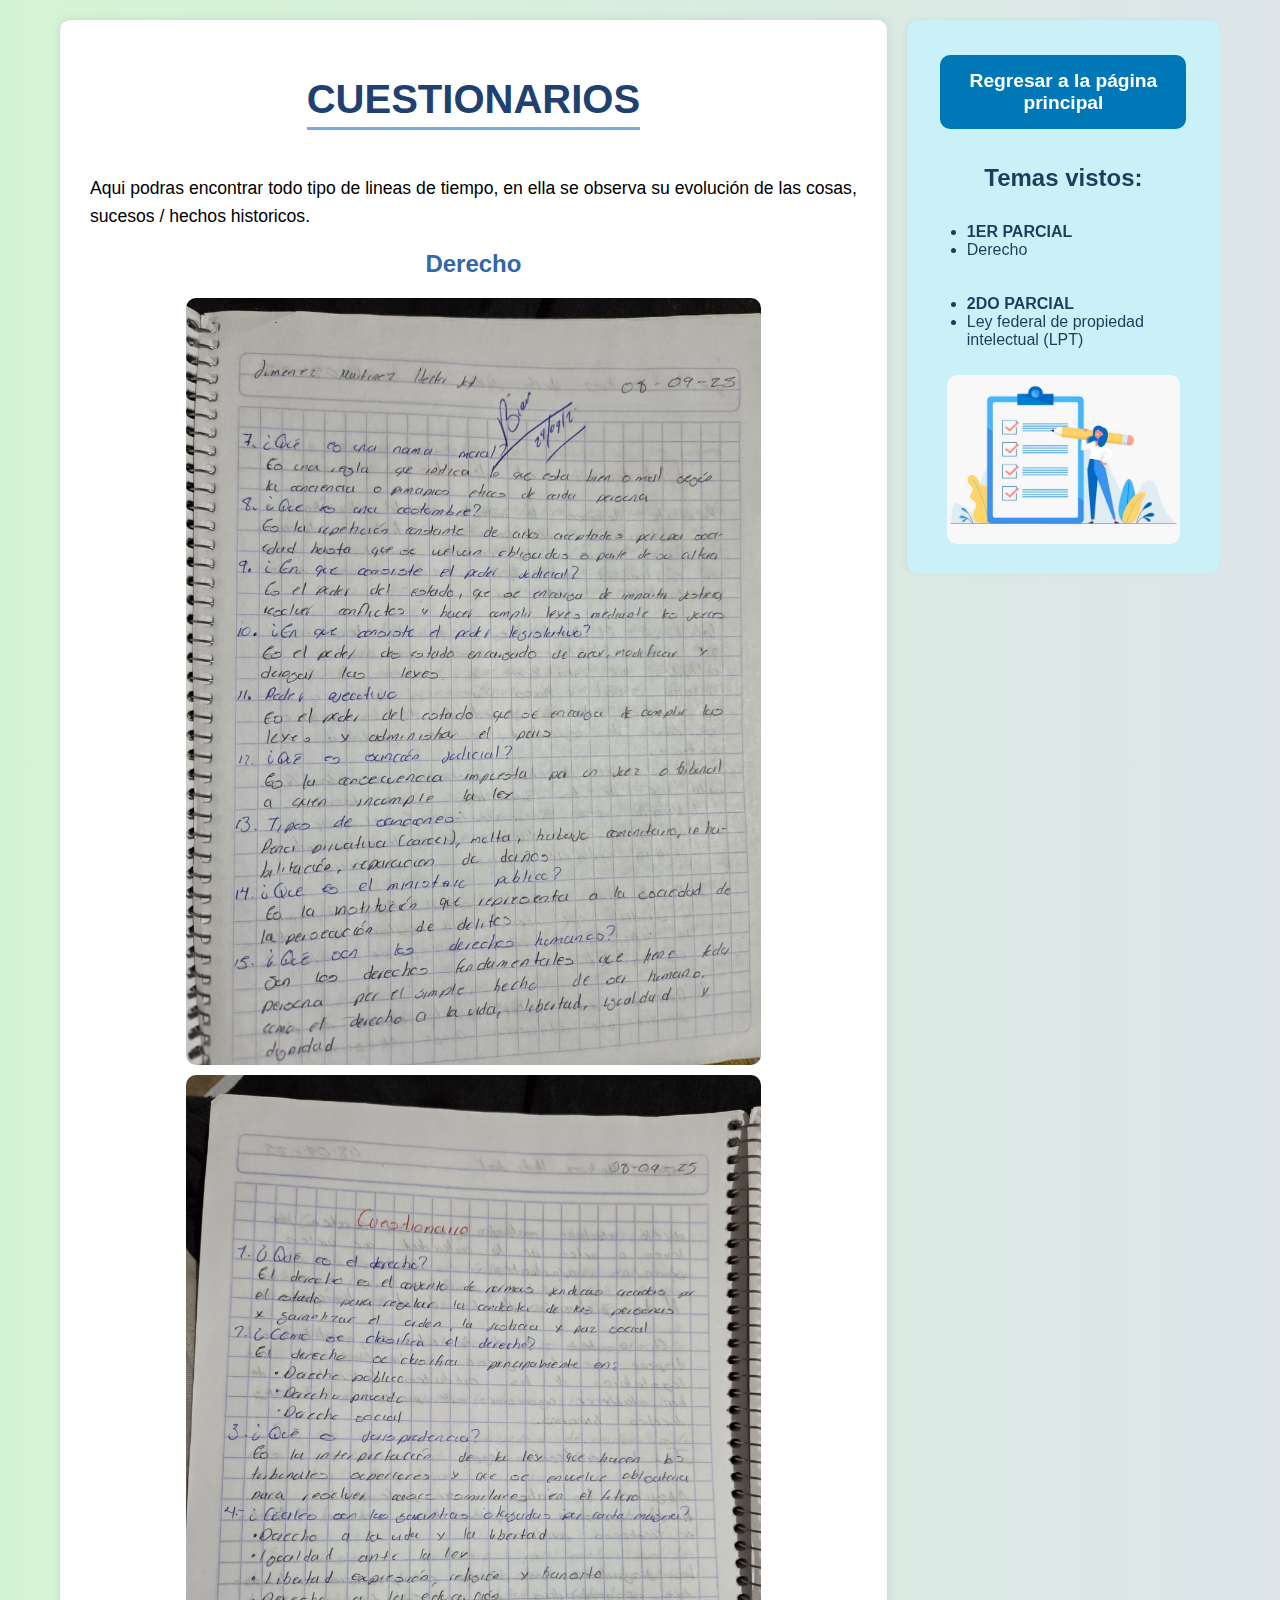
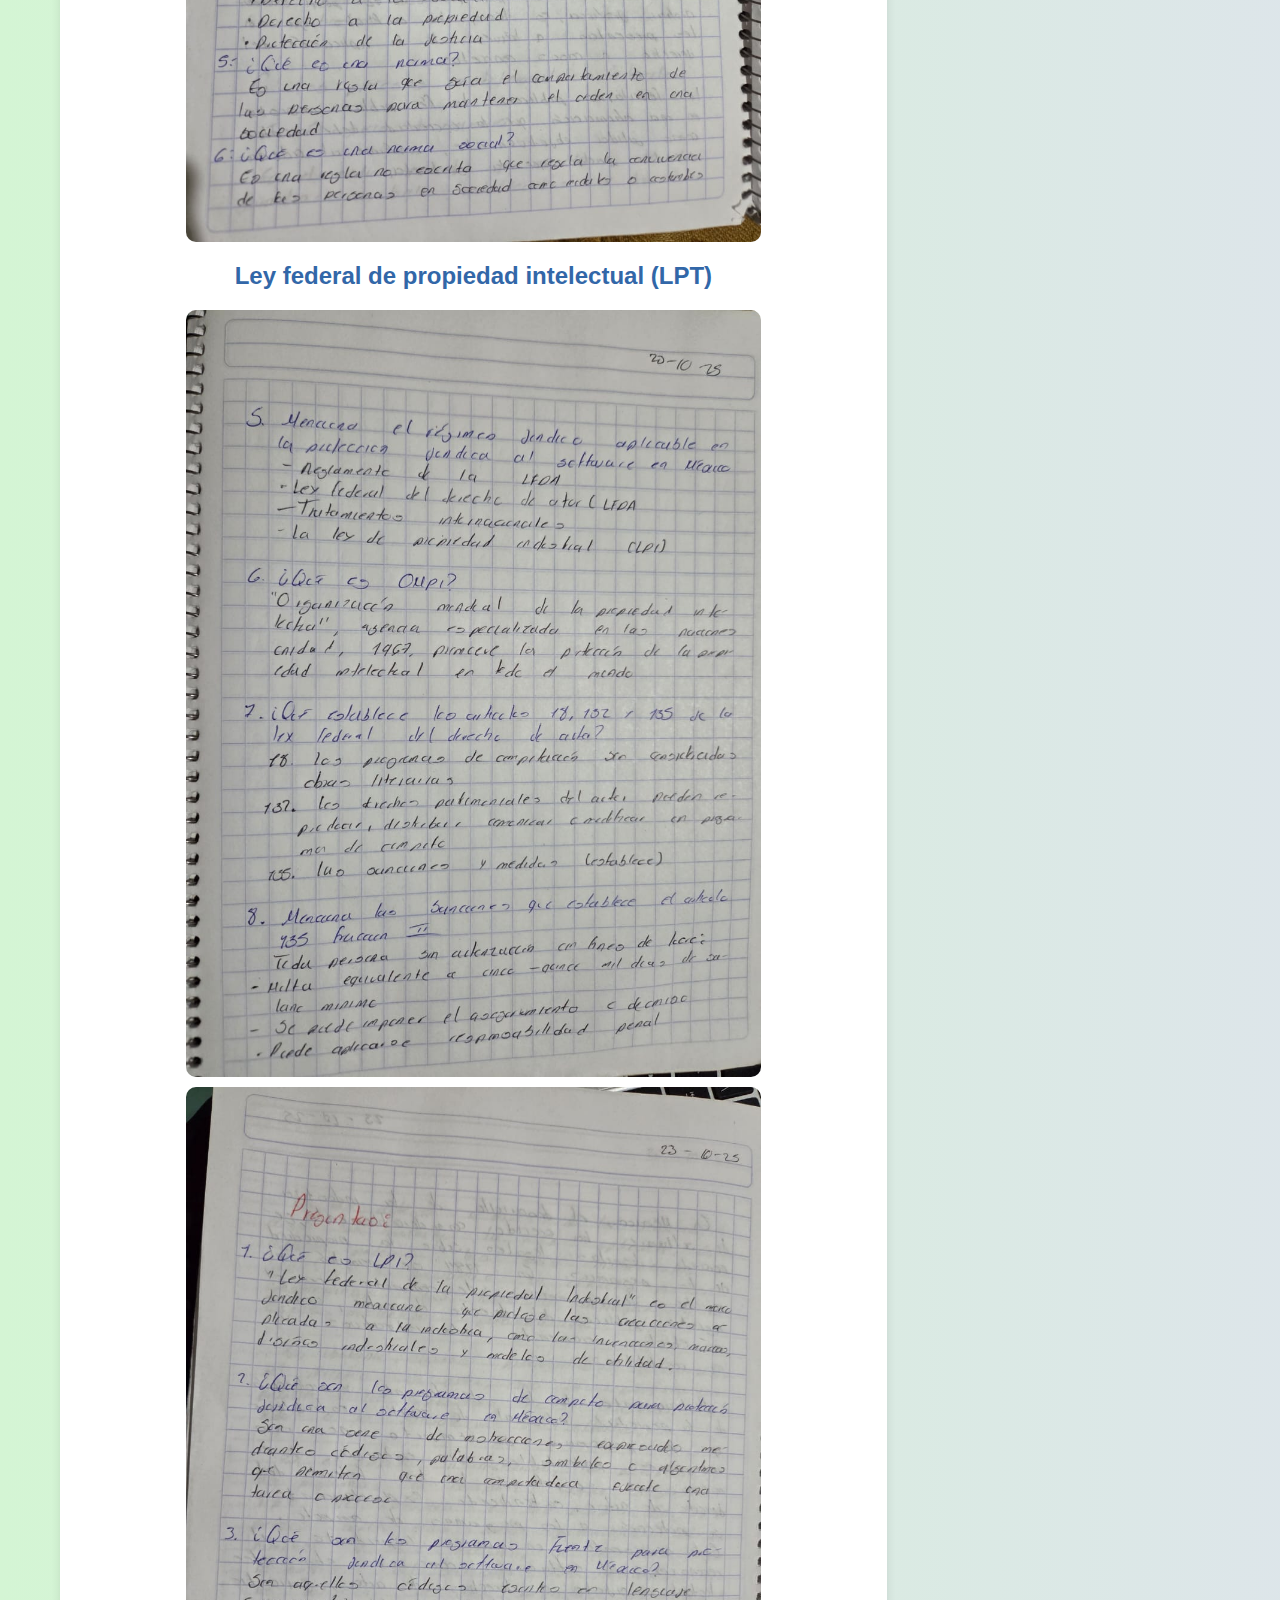
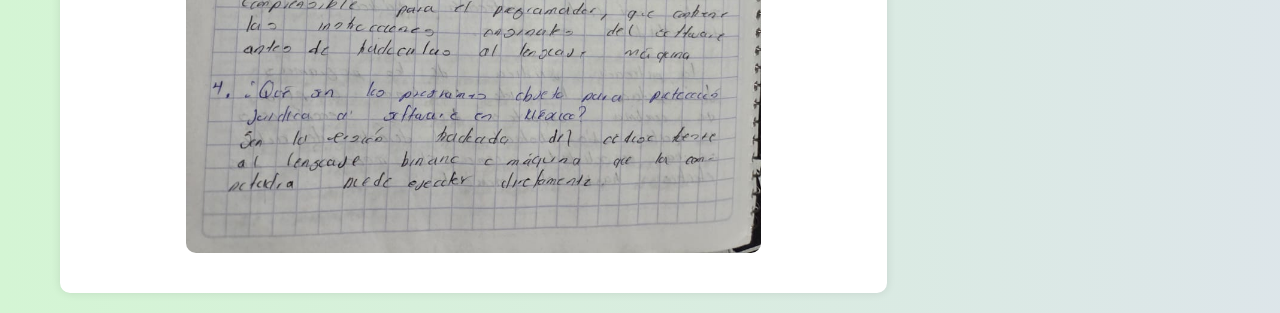
<file: paginas/cues.html>
<!DOCTYPE html>
<html lang="es">

<head>
    <meta charset="UTF-8">
    <meta name="viewport" content="width=device-width, initial-scale=1.0">
    <title>Cuestionarios</title>
    <link rel="stylesheet" href="styles.css">
</head>

<body>
    <div class="container">
        <!-- Sección izquierda - Contenido principal -->
        <div class="content">
            <h1>CUESTIONARIOS</h1>
            <p>Aqui podras encontrar todo tipo de lineas de tiempo, en ella se observa su evolución de las cosas, sucesos / hechos historicos.</p>
         
            </p>
            <h2>Derecho</h2>
            <img src="imagenes/c1.jpeg" alt="Mapa" class="img-mapa">
            <img src="imagenes/c2.jpeg" alt="Mapa" class="img-mapa">

            <h2>Ley federal de propiedad intelectual (LPT)</h2>
            <img src="imagenes/cuesti1.jpeg" alt="Mapa" class="img-mapa">
            <img src="imagenes/cuesti2.jpeg" alt="Mapa" class="img-mapa">


        </div>

        <!-- Sección derecha - Datos curiosos, imagen y botón -->
        <div class="sidebar">
            <a href="../index.html" class="boton-regresar">Regresar a la página principal</a>

            <h2>Temas vistos:   </h2>

            <ul>
                <li><b>1ER PARCIAL</b></li>
                <li>Derecho</li>
                
                <br><br>
                <li><b>2DO PARCIAL</b></li>
                <li>Ley federal de propiedad intelectual (LPT)</li>

                

            </ul>


                     <img src="imagenes/cuesti.jpg" alt="Curiosidades sobre la investigación" class="img-curiosidades">
        </div>
    </div>
</body>

</html>
</file>
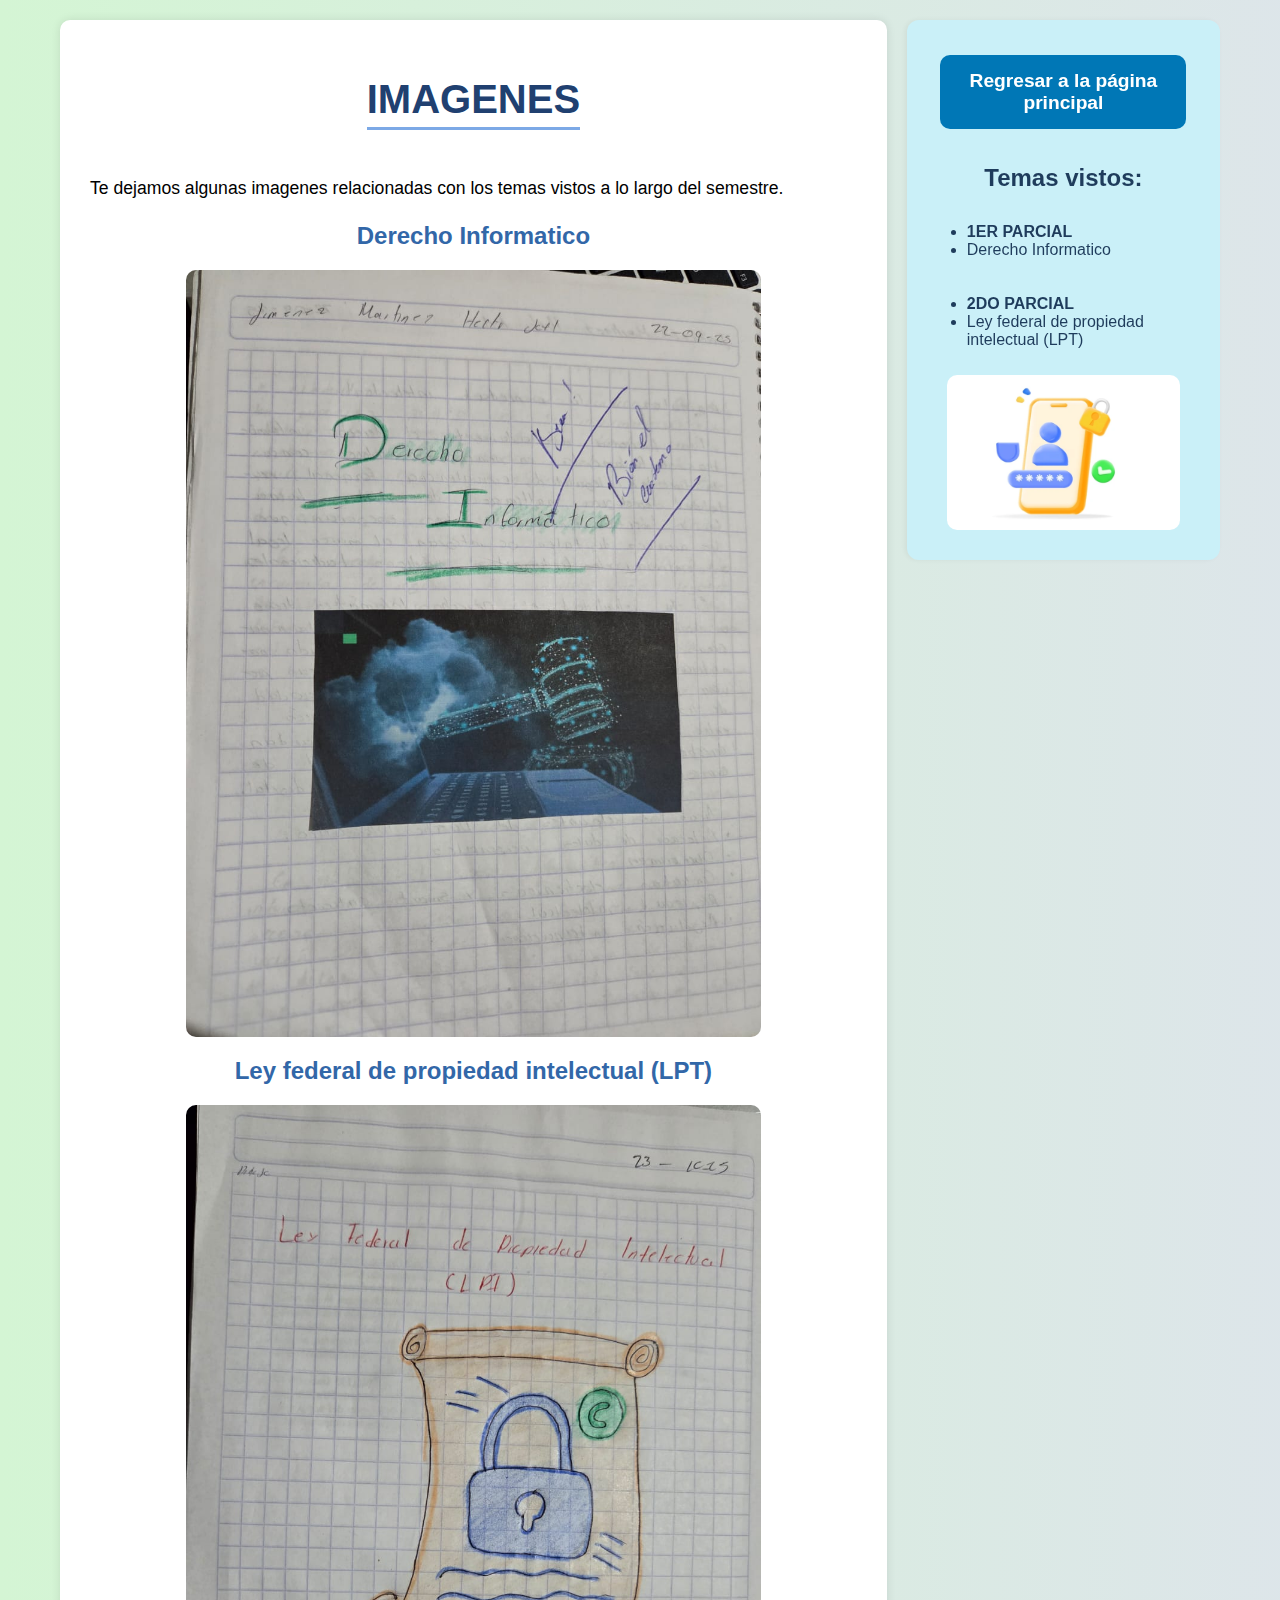
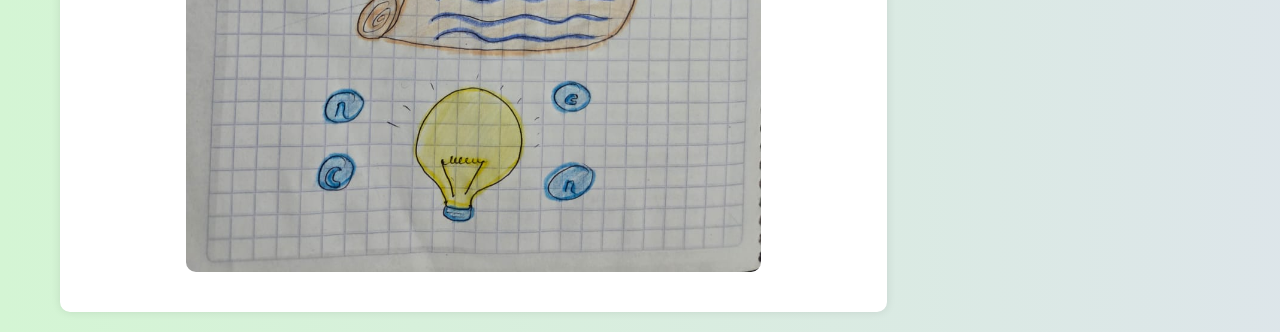
<file: paginas/imagenes.html>
<!DOCTYPE html>
<html lang="es">

<head>
    <meta charset="UTF-8">
    <meta name="viewport" content="width=device-width, initial-scale=1.0">
    <title>Imagenes</title>
    <link rel="stylesheet" href="styles.css">
</head>

<body>
    <div class="container">
        <!-- Sección izquierda - Contenido principal -->
        <div class="content">
            <h1>IMAGENES</h1>
            <p>Te dejamos algunas imagenes relacionadas con los temas vistos a lo largo del semestre.</p>
         
            </p>
            <h2>Derecho Informatico</h2>
            <img src="imagenes/derechoinfo.jpeg" alt="Mapa" class="img-mapa">

            <h2>Ley federal de propiedad intelectual (LPT)</h2>
            <img src="imagenes/lpt.jpeg" alt="Mapa" class="img-mapa">


        </div>

        <!-- Sección derecha - Datos curiosos, imagen y botón -->
        <div class="sidebar">
            <a href="../index.html" class="boton-regresar">Regresar a la página principal</a>

            <h2>Temas vistos:   </h2>

            <ul>
                <li><b>1ER PARCIAL</b></li>
                <li>Derecho Informatico</li>
                
                <br><br>
                <li><b>2DO PARCIAL</b></li>
                <li>Ley federal de propiedad intelectual (LPT)</li>

                

            </ul>


                     <img src="imagenes/ima.webp" alt="Curiosidades sobre la investigación" class="img-curiosidades">
        </div>
    </div>
</body>

</html>
</file>
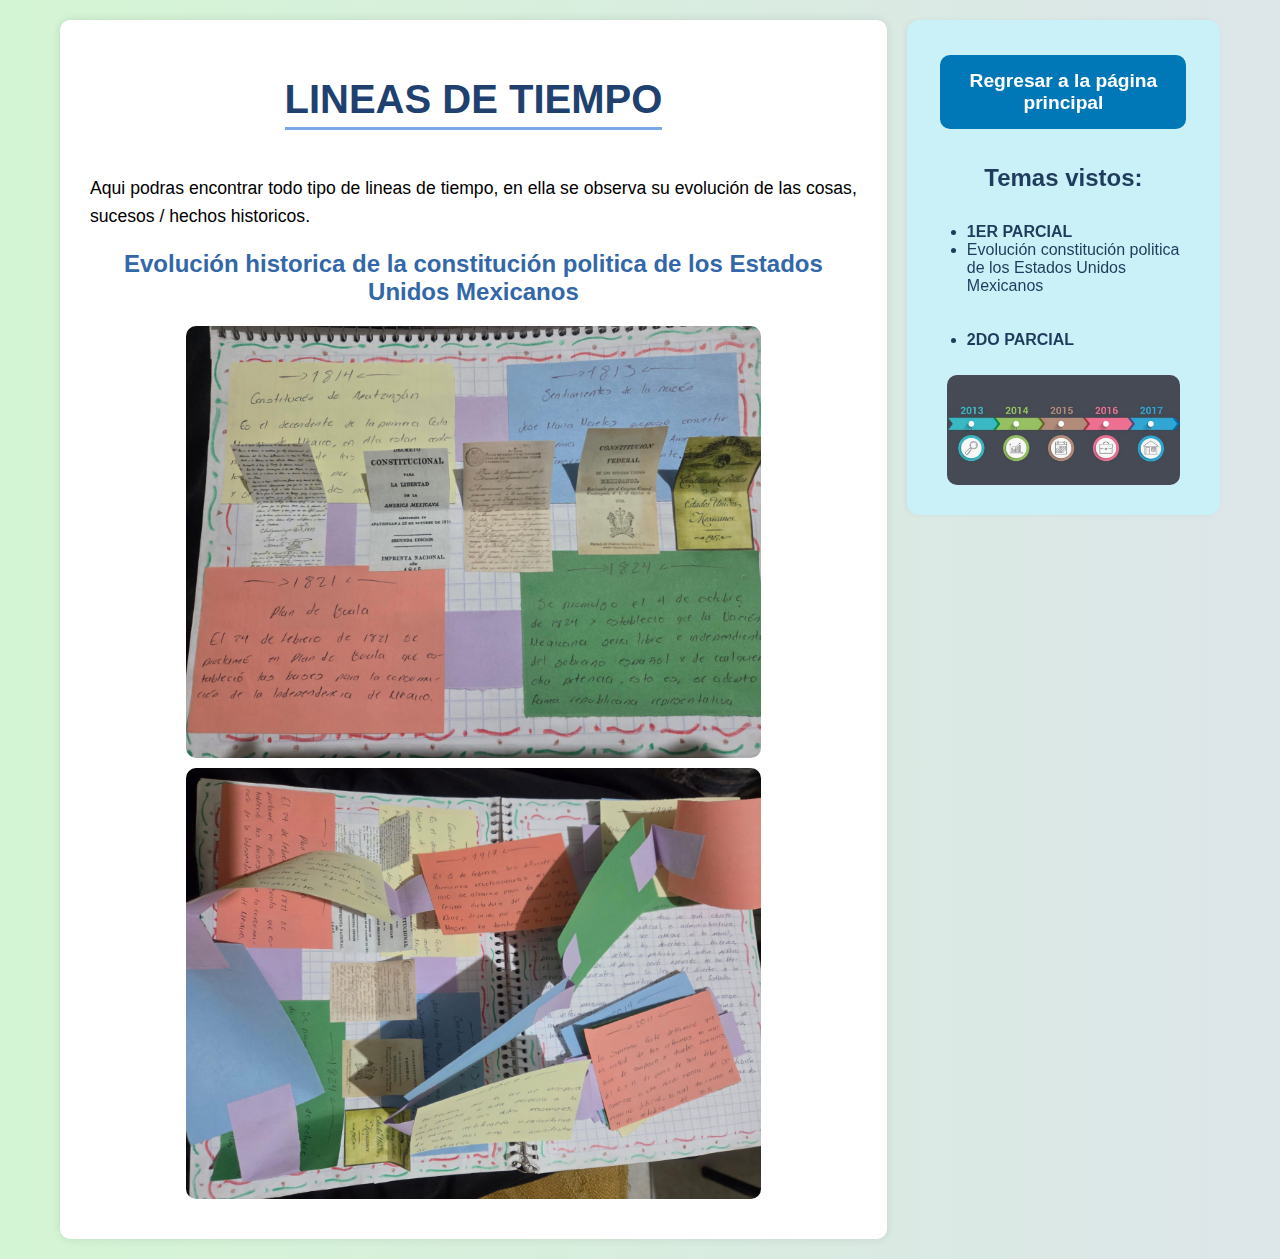
<file: paginas/Lineas.html>
<!DOCTYPE html>
<html lang="es">

<head>
    <meta charset="UTF-8">
    <meta name="viewport" content="width=device-width, initial-scale=1.0">
    <title>Lineas de tiempo</title>
    <link rel="stylesheet" href="styles.css">
</head>

<body>
    <div class="container">
        <!-- Sección izquierda - Contenido principal -->
        <div class="content">
            <h1>LINEAS DE TIEMPO</h1>
            <p>Aqui podras encontrar todo tipo de lineas de tiempo, en ella se observa su evolución de las cosas, sucesos / hechos historicos.</p>
         
            </p>
            <h2>Evolución historica de la constitución politica de los Estados Unidos Mexicanos</h2>
            <img src="imagenes/l1.jpeg" alt="Mapa" class="img-mapa">
            <img src="imagenes/l2.jpeg" alt="Mapa" class="img-mapa">
        </div>

        <!-- Sección derecha - Datos curiosos, imagen y botón -->
        <div class="sidebar">
            <a href="../index.html" class="boton-regresar">Regresar a la página principal</a>

            <h2>Temas vistos:</h2>
            <ul>
                <li><b>1ER PARCIAL</b></li>
                <li>Evolución constitución politica de los Estados Unidos Mexicanos</li>
                
                <br><br>
                <li><b>2DO PARCIAL</b></li>
                

            </ul>         

            <img src="imagenes/linea.jpg" alt="Curiosidades sobre la investigación" class="img-curiosidades">
        </div>
    </div>
</body>

</html>
</file>
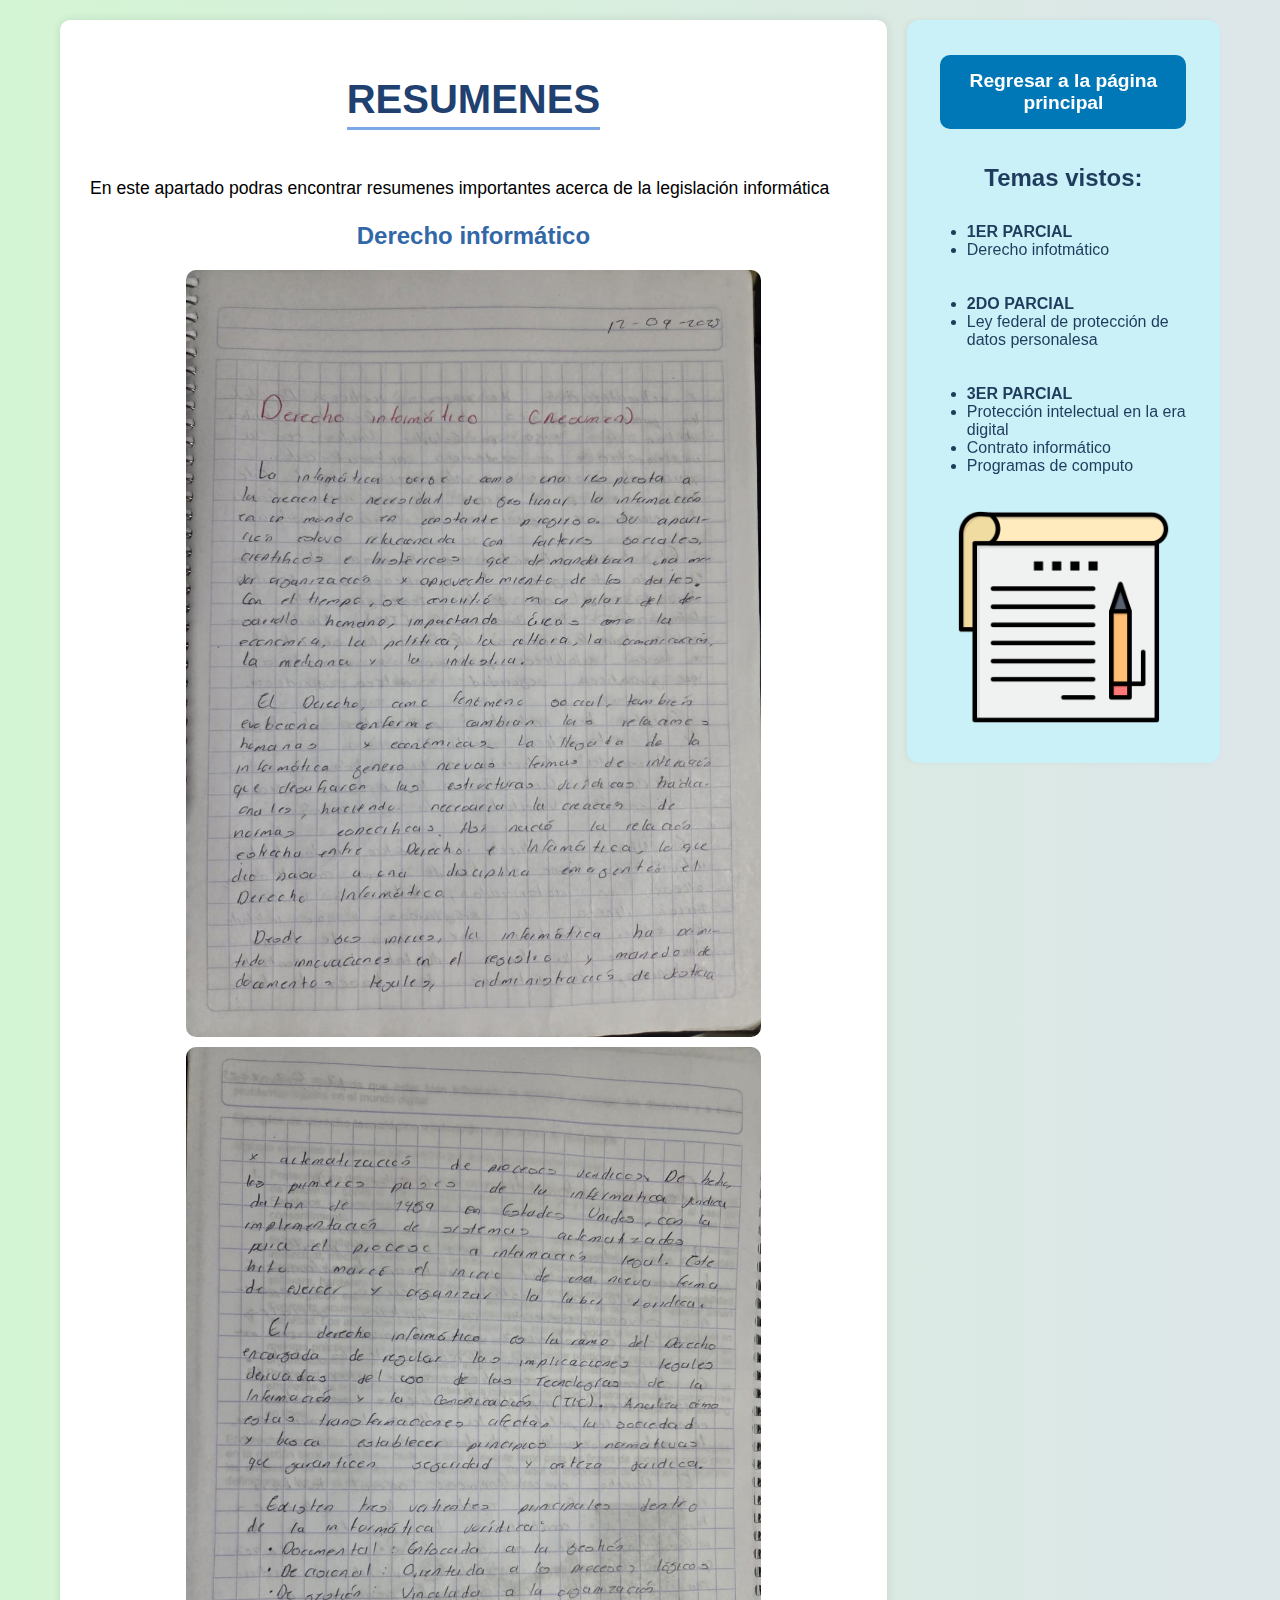
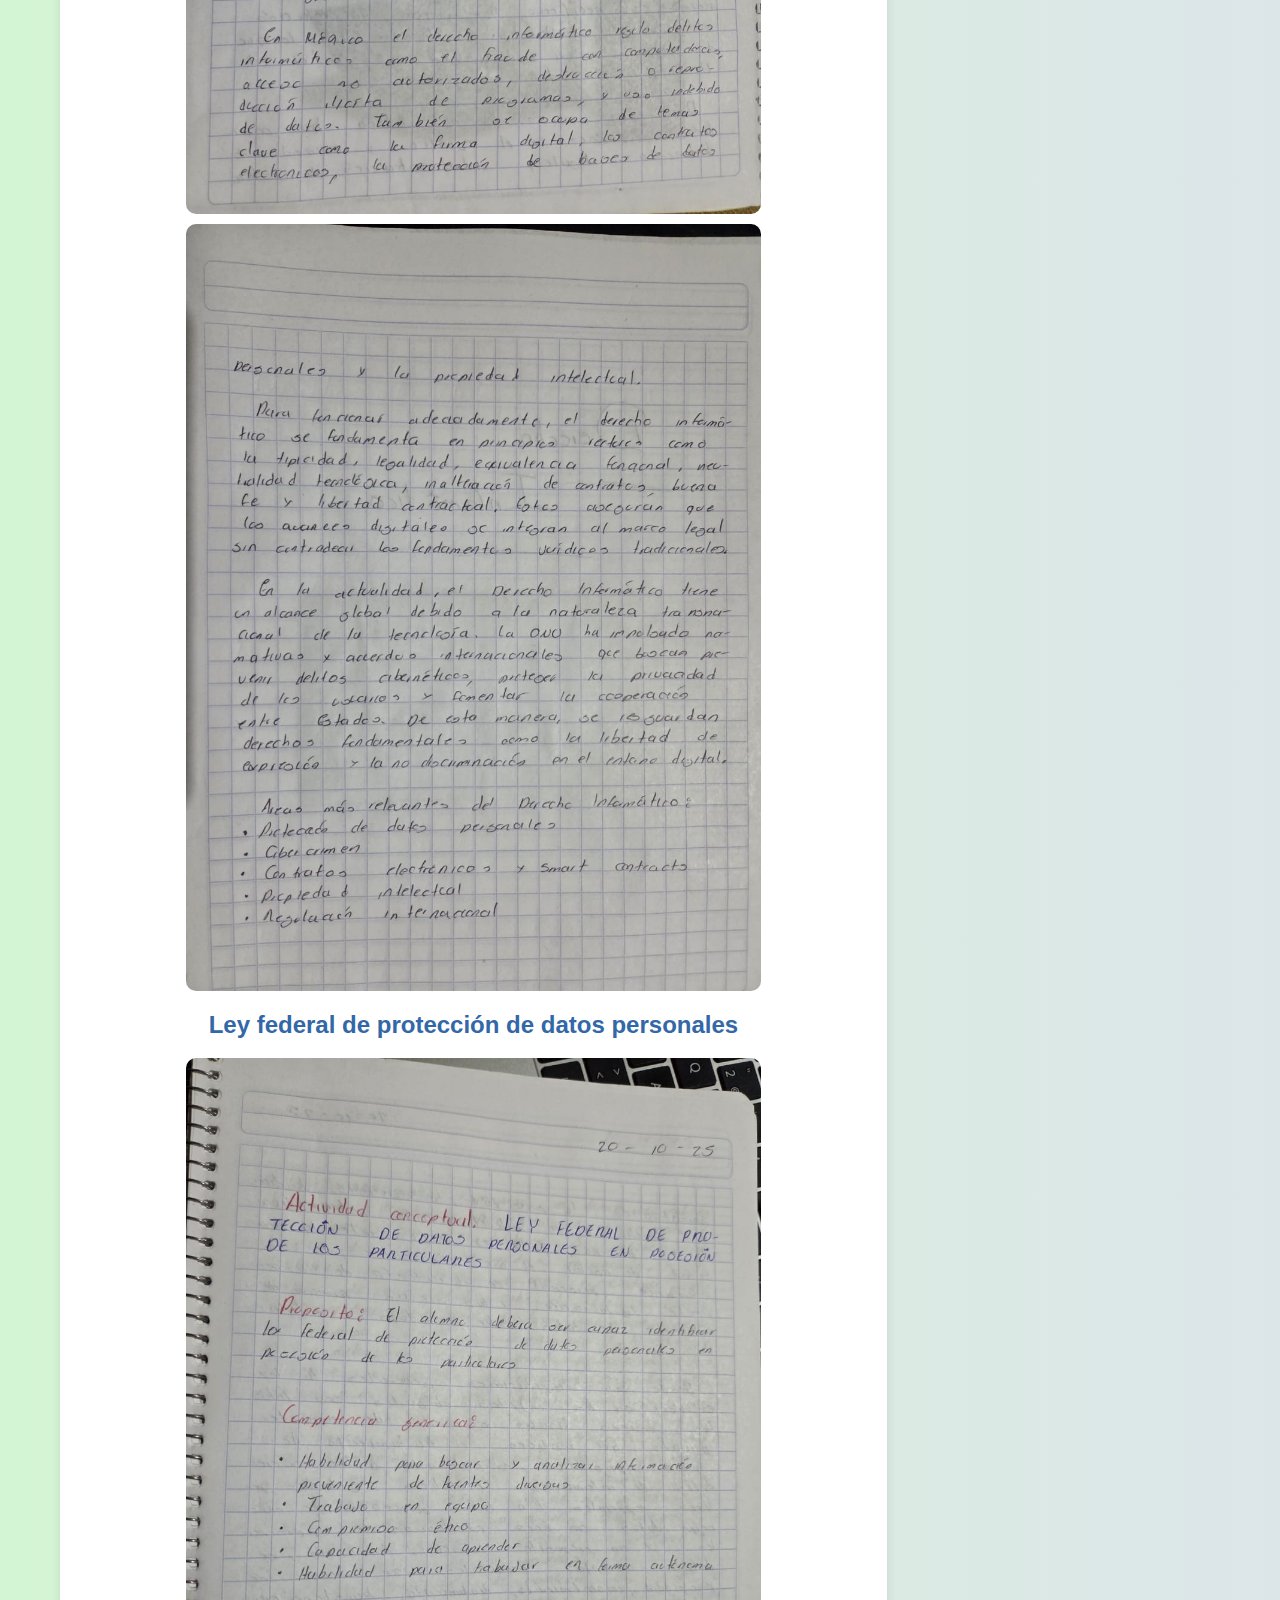
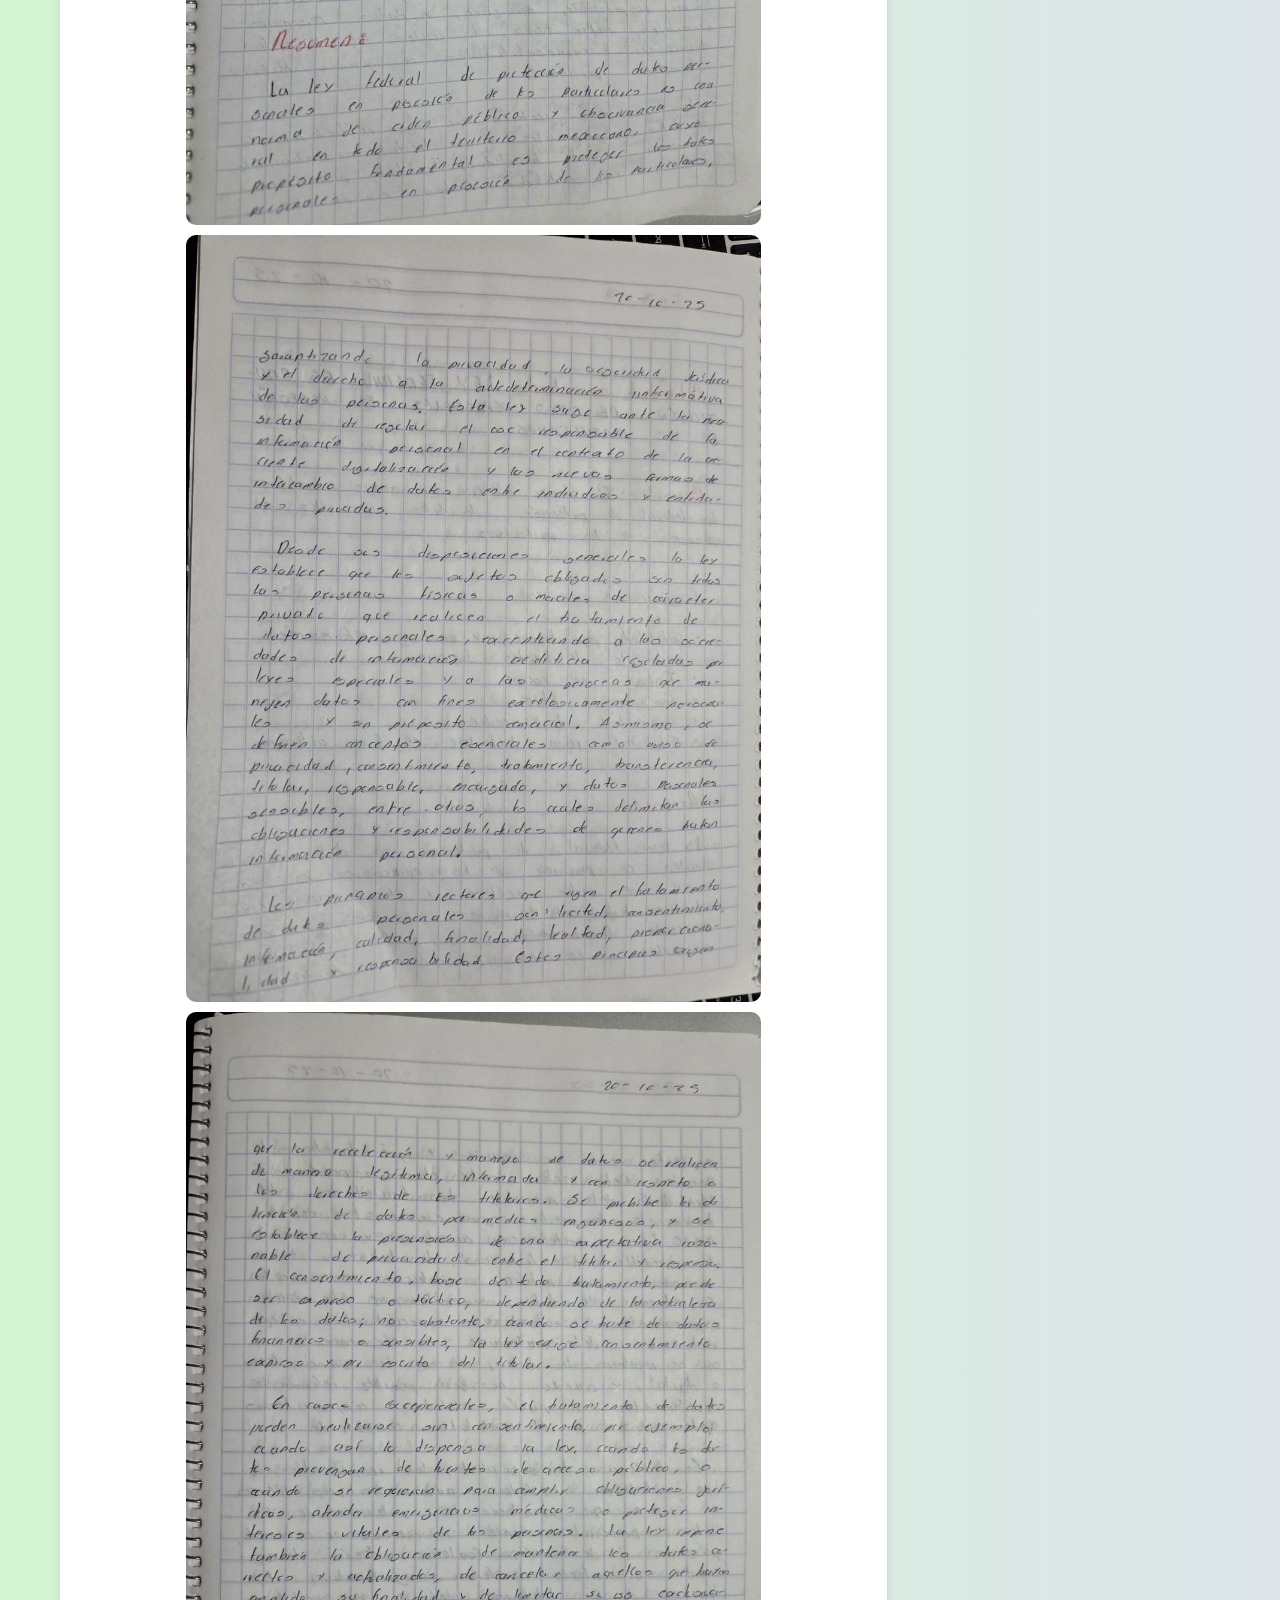
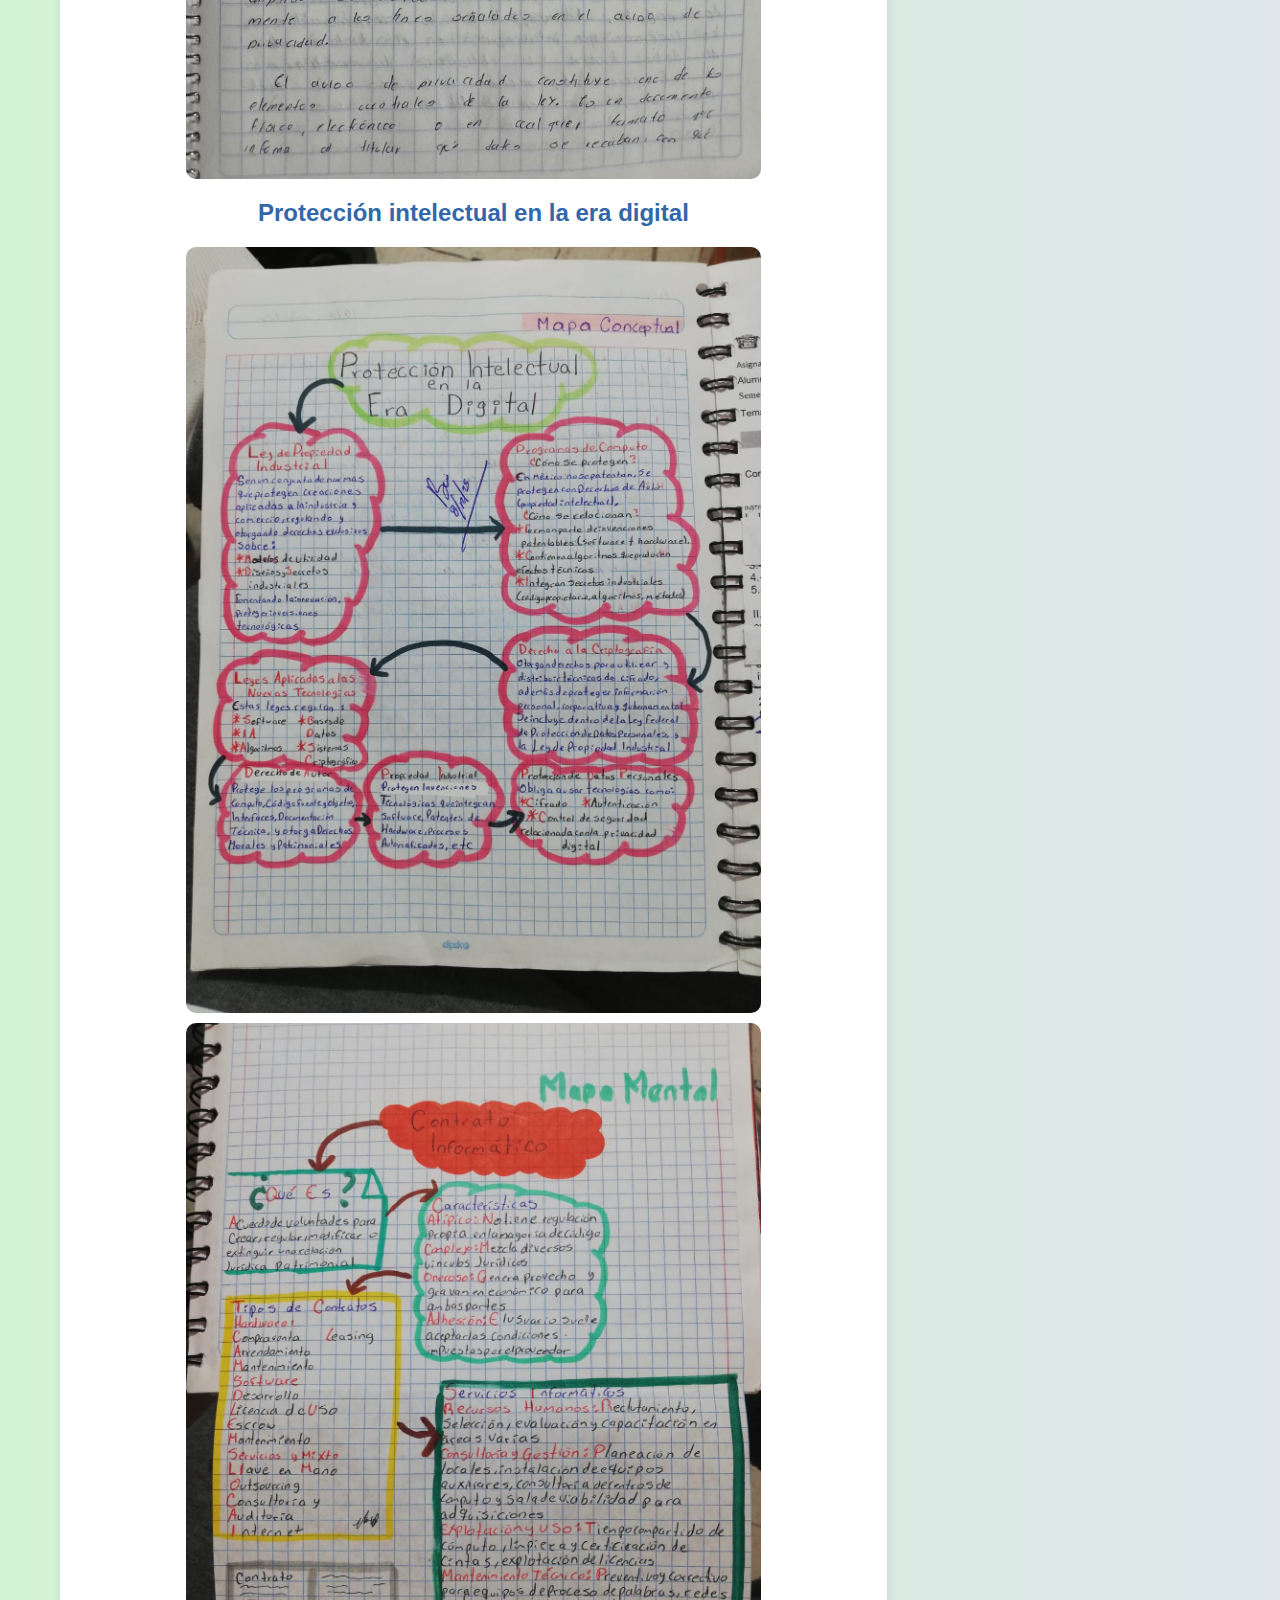
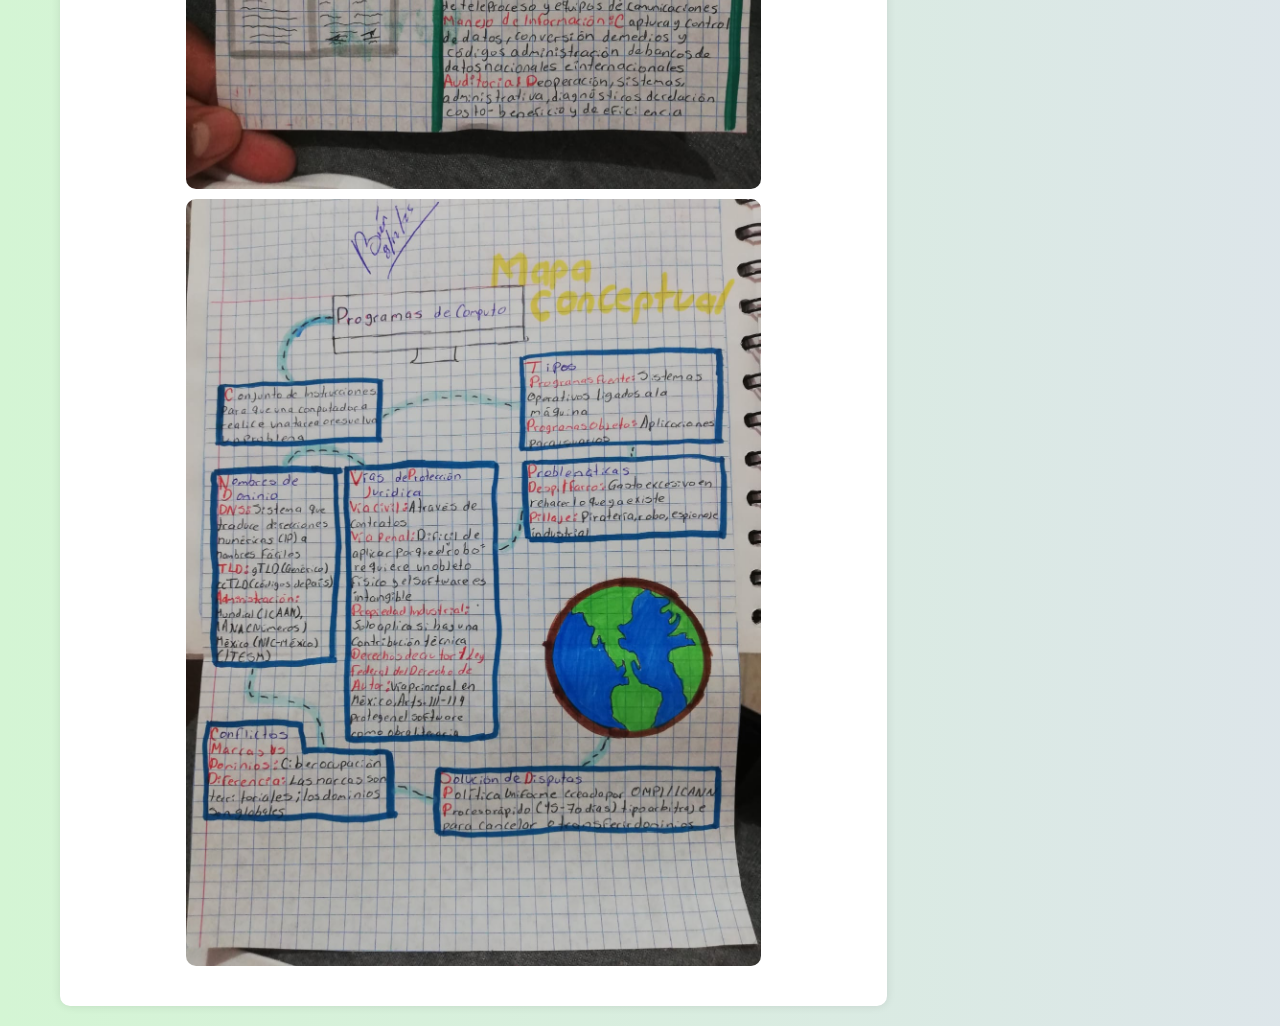
<file: paginas/Resumenes.html>
<!DOCTYPE html>
<html lang="es">

<head>
    <meta charset="UTF-8">
    <meta name="viewport" content="width=device-width, initial-scale=1.0">
    <title>Resumenes</title>
    <link rel="stylesheet" href="styles.css">
</head>

<body>
    <div class="container">
        <!-- Sección izquierda - Contenido principal -->
        <div class="content">
            <h1>RESUMENES</h1>            
            <p>En este apartado podras encontrar resumenes importantes acerca de la legislación informática</p>
            <h2>Derecho informático</h2>
            <img src="imagenes/r1.jpeg" alt="Curiosidades sobre la investigación" class="img-mapa">
            <img src="imagenes/r2.jpeg" alt="Curiosidades sobre la investigación" class="img-mapa">
            <img src="imagenes/r3.jpeg" alt="Curiosidades sobre la investigación" class="img-mapa">

            <h2>Ley federal de protección de datos personales</h2>
            <img src="imagenes/ley3.jpeg" alt="Curiosidades sobre la investigación" class="img-mapa">
            <img src="imagenes/ley1.jpeg" alt="Curiosidades sobre la investigación" class="img-mapa">
            <img src="imagenes/ley2.jpeg" alt="Curiosidades sobre la investigación" class="img-mapa">         
            
            <h2>Protección intelectual en la era digital</h2>
            <img src="imagenes/intelec.jpeg" alt="Curiosidades sobre la investigación" class="img-mapa">
            <img src="imagenes/Contrato informático.jpeg" alt="Curiosidades sobre la investigación" class="img-mapa">
            <img src="imagenes/programas.jpeg" alt="Curiosidades sobre la investigación" class="img-mapa">
        </div>

        <!-- Sección derecha - Datos curiosos, imagen y botón -->
        <div class="sidebar">
            <a href="../index.html" class="boton-regresar">Regresar a la página principal</a>

            <h2>Temas vistos:</h2>
            <ul>
                <li><b>1ER PARCIAL</b></li>
                <li>Derecho infotmático</li>
                
                <br><br>
                <li><b>2DO PARCIAL</b></li>
                <li>Ley federal de protección de datos personalesa</li>

                <br><br>
                <li><b>3ER PARCIAL</b></li>
                <li>Protección intelectual en la era digital</li>
                <li>Contrato informático</li>
                <li>Programas de computo</li>                
                

            </ul>            

            <img src="imagenes/resu.png" alt="Curiosidades sobre la investigación" class="img-curiosidades">
        </div>
    </div>
</body>

</html>
</file>
<file: paginas/styles.css>
.contenedor-video video {
  width: 50%;
  max-width: 800px;
  border-radius: 12px;
  box-shadow: 0 4px 10px rgba(0,0,0,0.2);
}

* {
  box-sizing: border-box;
}

body {
  font-family: 'Nunito', sans-serif;
  margin: 0;
  padding: 0;
  display: flex;
  justify-content: center;
  color: #333;
  background: linear-gradient(
    270deg,
    #d8c1ff,
    #d4f5d4,
    #e6d6ff,
    #d4f5d4
  );
  background-size: 600% 600%;
  animation: moveBackground 8s linear infinite;
}

/* Contenedor principal */
.container {
  display: flex;
  justify-content: space-between;
  width: 100%;
  max-width: 1200px;
  padding: 20px;
  gap: 20px;
  flex-wrap: wrap;
}

/* Izquierda */
.left-content {
  width: 27%;
  padding: 20px;
  background-color: #caf0f8;
  box-shadow: 2px 0 5px rgba(0, 0, 0, 0.05);
  text-align: center;
  border-radius: 12px;
  color: #1f3c5c;
}

.left-content h3 {
  font-size: 1.3em;
  color: #1f3c5c;
}

.left-content blockquote {
  font-style: italic;
  font-size: 1.1em;
  margin: 10px 0;
  padding: 10px;
  background: rgba(255, 255, 255, 0.7);
  border-left: 4px solid #7ca9e6;
  border-radius: 6px;
}

.img-izquierda,
.img-b {
  width: 100%;
  max-width: 250px;
  margin: 10px auto;
  display: block;
  border-radius: 10px;
}

.img-derecha {
  width: 40%;
  max-width: 250px;
  margin: 2px auto;
  display: block;
  border-radius: 10px;
}

.left-content ul {
  list-style-type: none;
  padding: 0;
  font-size: 1em;
}

.left-content ul li {
  margin: 5px 0;
  border-bottom: 1px solid rgba(0, 0, 0, 0.1);
  padding-bottom: 5px;
}

.reproductor {
  width: 100%;
  max-width: 250px;
}

.left-content a {
  display: block;
  color: #ffffff;
  text-decoration: none;
  margin: 8px auto;
  padding: 12px;
  border-radius: 10px;
  font-size: 1.1em;
  font-weight: bold;
  width: 90%;
  background-color: #0077b6;
  text-align: center;
  transition: transform 0.2s ease, background 0.3s ease;
}

.left-content a:hover {
  background-color: #03045e;
  transform: scale(1.03);
}

/* Centro */
.content {
  flex: 1;
  padding: 30px;
  background-color: #ffffff;
  text-align: center;
  border-radius: 10px;
  box-shadow: 0px 0px 10px rgba(0, 0, 0, 0.1);
  color: #000000;
  transition: all 0.3s ease;
}

.content:hover {
  box-shadow: 0 8px 16px rgba(0, 0, 0, 0.15);
}

.content h1 {
  font-size: 2.5em;
  color: #204070;
  font-weight: 600;
  border-bottom: 3px solid #7ca9e6;
  display: inline-block;
  padding-bottom: 5px;
}

.content h2,
.content h3 {
  color: #3267a8;
}

.content p {
  text-align: justify;
  font-size: 1.1em;
  line-height: 1.6;
  margin-bottom: 20px;
}

/* Derecha (índice) */
.sidebar {
  width: 27%;
  background-color: #caf0f8;
  padding: 20px;
  box-shadow: -2px 0 5px rgba(0, 0, 0, 0.05);
  border-radius: 12px;
  color: #1f3c5c;
  display: flex;
  flex-direction: column;
  align-items: center;
  transition: all 0.3s ease;

  /* índice fijo al hacer scroll */
  position: sticky;
  top: 20px;
  height: fit-content;
  align-self: flex-start;
}

.sidebar h2 {
  font-size: 1.5em;
  color: #1f3c5c;
  margin-bottom: 15px;
}

.sidebar a {
  display: block;
  color: #ffffff;
  text-decoration: none;
  margin: 15px auto;
  padding: 15px;
  background-color: #0077b6;
  border-radius: 10px;
  font-size: 1.2em;
  font-weight: bold;
  width: 90%;
  text-align: center;
  transition: background 0.3s ease, transform 0.2s ease;
}

.sidebar a:hover {
  background-color: #03045e;
  transform: translateY(-3px);
}

/* Imágenes */
.sabias, .img-curiosidades, .img-mapa, .img-th {
  display: block;
  margin: 10px auto;
  border-radius: 10px;
}

.sabias,
.img-curiosidades {
  width: 85%;
  max-width: 250px;
}

.img-curiosidades:hover {
  transform: scale(1.05);
}

.img-mapa {
  width: 75%;
  max-width: 800px;
}

.img-th {
  width: 100%;
  max-width: 450px;
}

/* Fondo animado */
@keyframes moveBackground {
  0% { background-position: 0% 50%; }
  50% { background-position: 100% 50%; }
  100% { background-position: 0% 50%; }
}

/* Responsive */
@media (max-width: 1024px) {
  .left-content,
  .sidebar {
    width: 28%;
  }

  .content {
    padding: 25px;
  }
}

@media (max-width: 768px) {
  .container {
    flex-direction: column;
    align-items: center;
    padding: 15px;
  }

  .left-content,
  .sidebar,
  .content {
    width: 100%;
    margin-bottom: 20px;
  }

  .content h1 {
    font-size: 2em;
  }

  .content p {
    font-size: 1em;
  }

  .img-izquierda,
  .img-derecha,
  .reproductor {
    width: 100%;
    max-width: 100%;
  }

  .sidebar a,
  .left-content a {
    width: 100%;
  }
}

@media (max-width: 480px) {
  .content h1 {
    font-size: 1.6em;
  }

  .content h2,
  .content h3 {
    font-size: 1.2em;
  }

  .content p {
    font-size: 0.95em;
  }

  .sidebar h2,
  .left-content h3 {
    font-size: 1.2em;
  }

  .sidebar a,
  .left-content a {
    font-size: 1em;
  }
}
</file>
